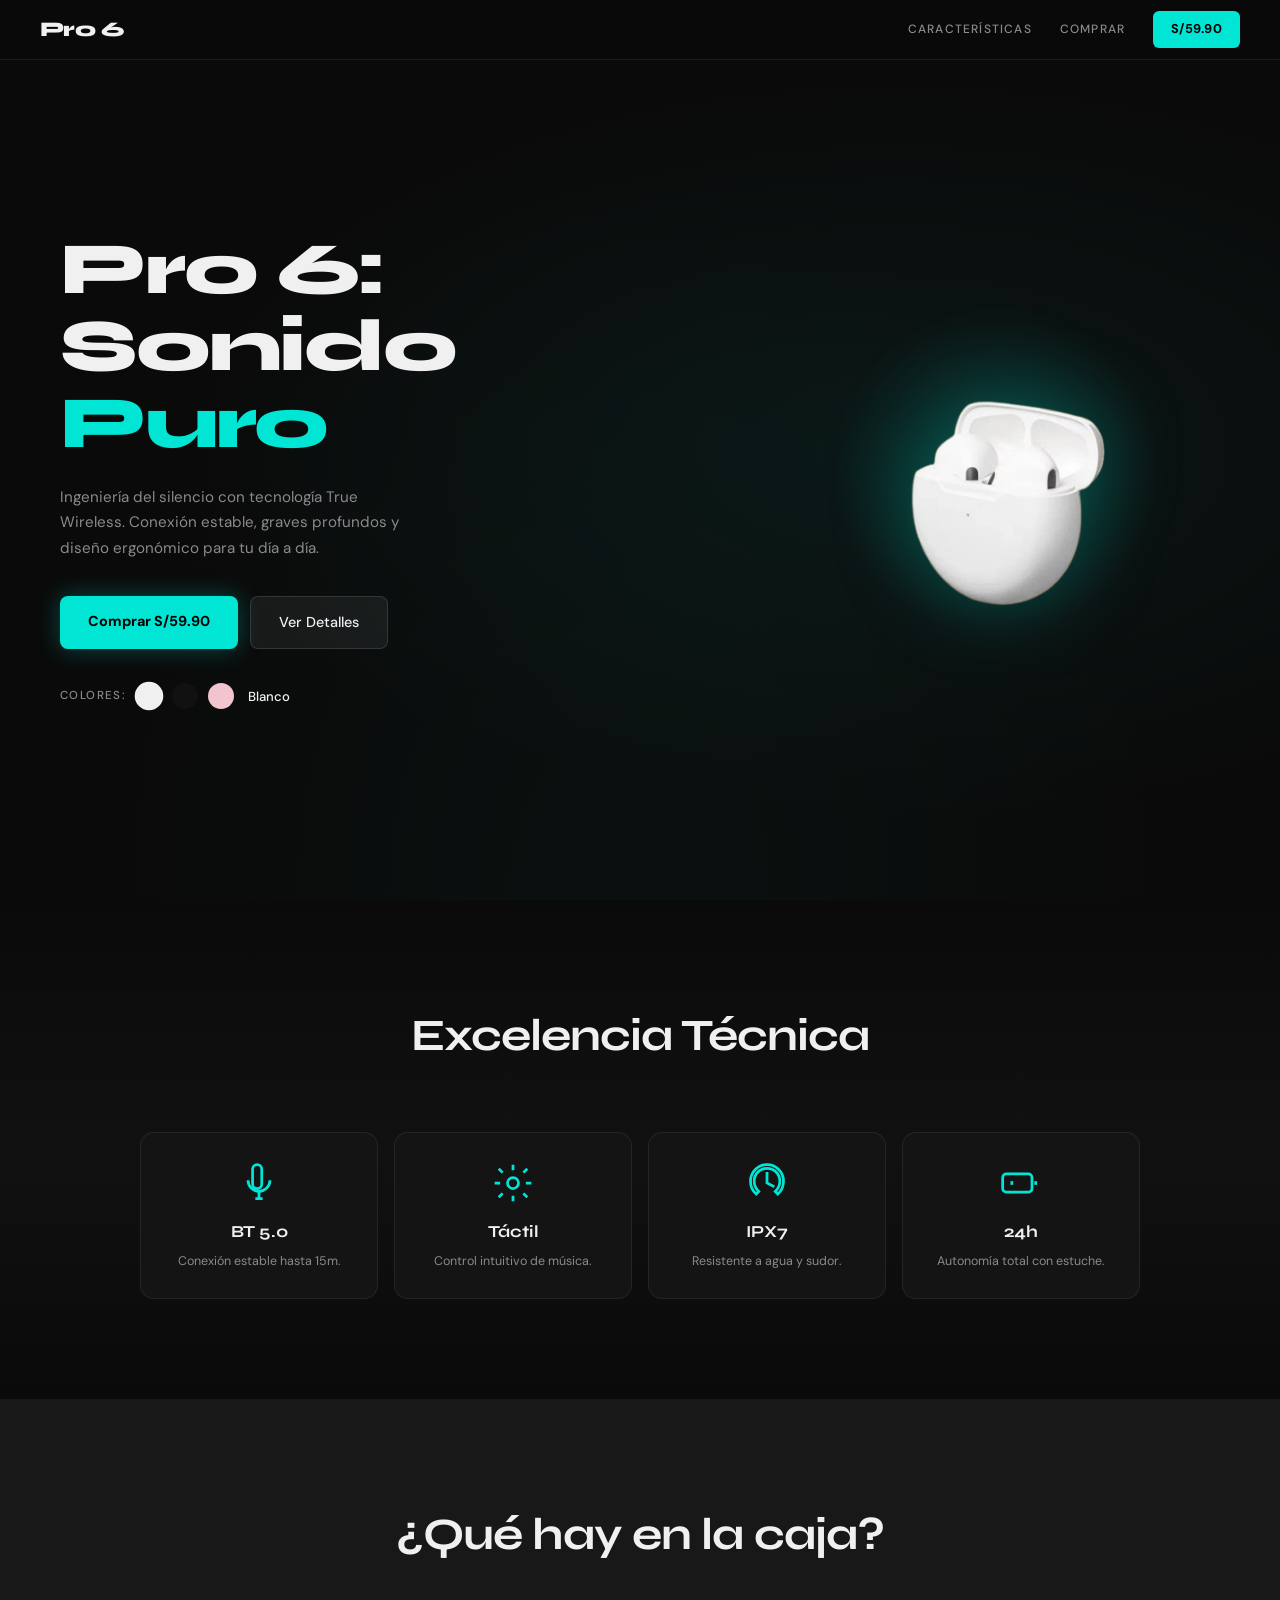
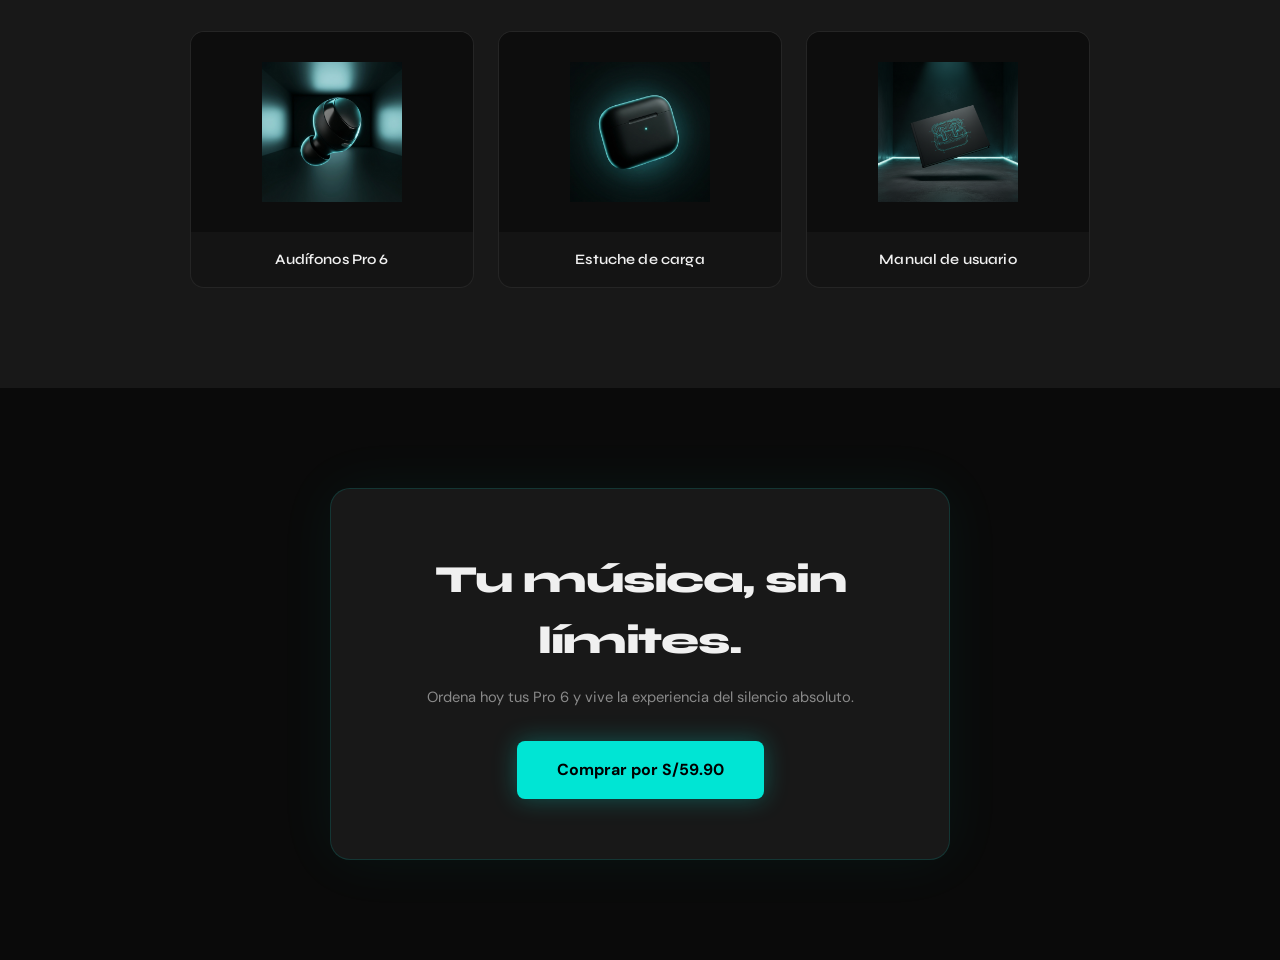
<file: index.html>
<!DOCTYPE html>
<html lang="es">
<head>
  <meta charset="UTF-8" />
  <meta name="viewport" content="width=device-width, initial-scale=1.0" />
  <title>Pro 6 – Sonido Puro</title>
  <link rel="stylesheet" href="css/styles.css" />
  <link href="https://fonts.googleapis.com/css2?family=Syne:wght@400;600;700;800&family=DM+Sans:wght@300;400;500&display=swap" rel="stylesheet" />
</head>
<body>

  <!-- NAV -->
  <nav class="navbar" id="navbar">
    <div class="nav-logo">Pro 6</div>
    <div class="nav-links">
      <a href="#caracteristicas">CARACTERÍSTICAS</a>
      <a href="checkout.html">COMPRAR</a>
      <a href="checkout.html" class="btn-nav">S/59.90</a>
    </div>
    <button class="hamburger" id="hamburger" aria-label="Menú">
      <span></span><span></span><span></span>
    </button>
    <div class="mobile-menu" id="mobile-menu">
      <a href="#caracteristicas">CARACTERÍSTICAS</a>
      <a href="checkout.html">COMPRAR</a>
      <a href="checkout.html" class="btn-nav">S/59.90</a>
    </div>
  </nav>

  <!-- HERO -->
  <section class="hero" id="hero">
    <div class="hero-content">
      <h1 class="hero-title">
        <span class="line">Pro 6: Sonido</span>
        <span class="line">Puro</span>
      </h1>
      <p class="hero-desc">Ingeniería del silencio con tecnología True Wireless. Conexión estable, graves profundos y diseño ergonómico para tu día a día.</p>
      <div class="hero-btns">
        <a href="checkout.html" class="btn-primary">Comprar S/59.90</a>
        <a href="#caracteristicas" class="btn-secondary">Ver Detalles</a>
      </div>
      <div class="color-selector">
        <span class="color-label">COLORES:</span>
        <button class="color-dot white active" data-color="white" data-name="Blanco" aria-label="Audífonos blancos"></button>
        <button class="color-dot black" data-color="black" data-name="Negro" aria-label="Audífonos negros"></button>
        <button class="color-dot pink" data-color="pink" data-name="Rosa" aria-label="Audífonos rosas"></button>
        <span class="color-name" id="colorName">Blanco</span>
      </div>
    </div>
    <div class="hero-image-wrap">
      <div class="hero-glow"></div>
      <img src="img/AudifonosBlancos_sinFondo.png" alt="Audífonos blancos Pro 6" class="hero-img" id="heroImg" />
    </div>
  </section>

  <!-- TECH SPECS -->
  <section class="specs" id="caracteristicas">
    <h2 class="section-title">Excelencia Técnica</h2>
    <div class="specs-grid">
      <div class="spec-card">
        <div class="spec-icon">
          <svg viewBox="0 0 24 24" fill="none" stroke="currentColor" stroke-width="1.5"><path d="M8.5 4.5a2.5 2.5 0 1 1 5 0v8a2.5 2.5 0 1 1-5 0v-8z"/><path d="M6 10.5a6 6 0 0 0 12 0"/><path d="M12 16.5v4m-2 0h4"/></svg>
        </div>
        <h3>BT 5.0</h3>
        <p>Conexión estable hasta 15m.</p>
      </div>
      <div class="spec-card">
        <div class="spec-icon">
          <svg viewBox="0 0 24 24" fill="none" stroke="currentColor" stroke-width="1.5"><circle cx="12" cy="12" r="3"/><path d="M12 2v3M12 19v3M4.22 4.22l2.12 2.12M17.66 17.66l2.12 2.12M2 12h3M19 12h3M4.22 19.78l2.12-2.12M17.66 6.34l2.12-2.12"/></svg>
        </div>
        <h3>Táctil</h3>
        <p>Control intuitivo de música.</p>
      </div>
      <div class="spec-card">
        <div class="spec-icon">
          <svg viewBox="0 0 24 24" fill="none" stroke="currentColor" stroke-width="1.5"><path d="M12 2C7 2 3 6 3 11c0 2.8 1.2 5.3 3.1 7l1.4-1.4C5.9 15.1 5 13.1 5 11c0-3.9 3.1-7 7-7s7 3.1 7 7c0 2.1-.9 4.1-2.5 5.6L17.9 18C19.8 16.3 21 13.8 21 11c0-5-4-9-9-9z"/><path d="M12 6v6l4 2"/></svg>
        </div>
        <h3>IPX7</h3>
        <p>Resistente a agua y sudor.</p>
      </div>
      <div class="spec-card">
        <div class="spec-icon">
          <svg viewBox="0 0 24 24" fill="none" stroke="currentColor" stroke-width="1.5"><rect x="2" y="7" width="16" height="10" rx="2"/><path d="M20 11v2"/><path d="M7 11v2"/></svg>
        </div>
        <h3>24h</h3>
        <p>Autonomía total con estuche.</p>
      </div>
    </div>
  </section>

  <!-- IN THE BOX -->
  <section class="inbox">
    <h2 class="section-title">¿Qué hay en la caja?</h2>
    <div class="inbox-grid">
      <div class="inbox-card">
        <div class="inbox-img-wrap">
          <img src="img/Audifono_contenido.png" alt="Audífonos Pro 6" />
        </div>
        <p>Audífonos Pro 6</p>
      </div>
      <div class="inbox-card">
        <div class="inbox-img-wrap">
          <img src="img/Caja_contenido.png" alt="Estuche de carga" />
        </div>
        <p>Estuche de carga</p>
      </div>
      <div class="inbox-card">
        <div class="inbox-img-wrap">
          <img src="img/Manual_contenido.png" alt="Manual de usuario" />
        </div>
        <p>Manual de usuario</p>
      </div>
    </div>
  </section>

  <!-- CTA -->
  <section class="cta">
    <div class="cta-box">
      <h2>Tu música, sin límites.</h2>
      <p>Ordena hoy tus Pro 6 y vive la experiencia del silencio absoluto.</p>
      <a href="checkout.html" class="btn-primary btn-cta">Comprar por S/59.90</a>
    </div>
  </section>

  <!-- TOAST -->
  <div class="toast" id="toast">¡Agregado al carrito! 🎧</div>

  <script src="js/script.js"></script>
</body>
</html>
</file>
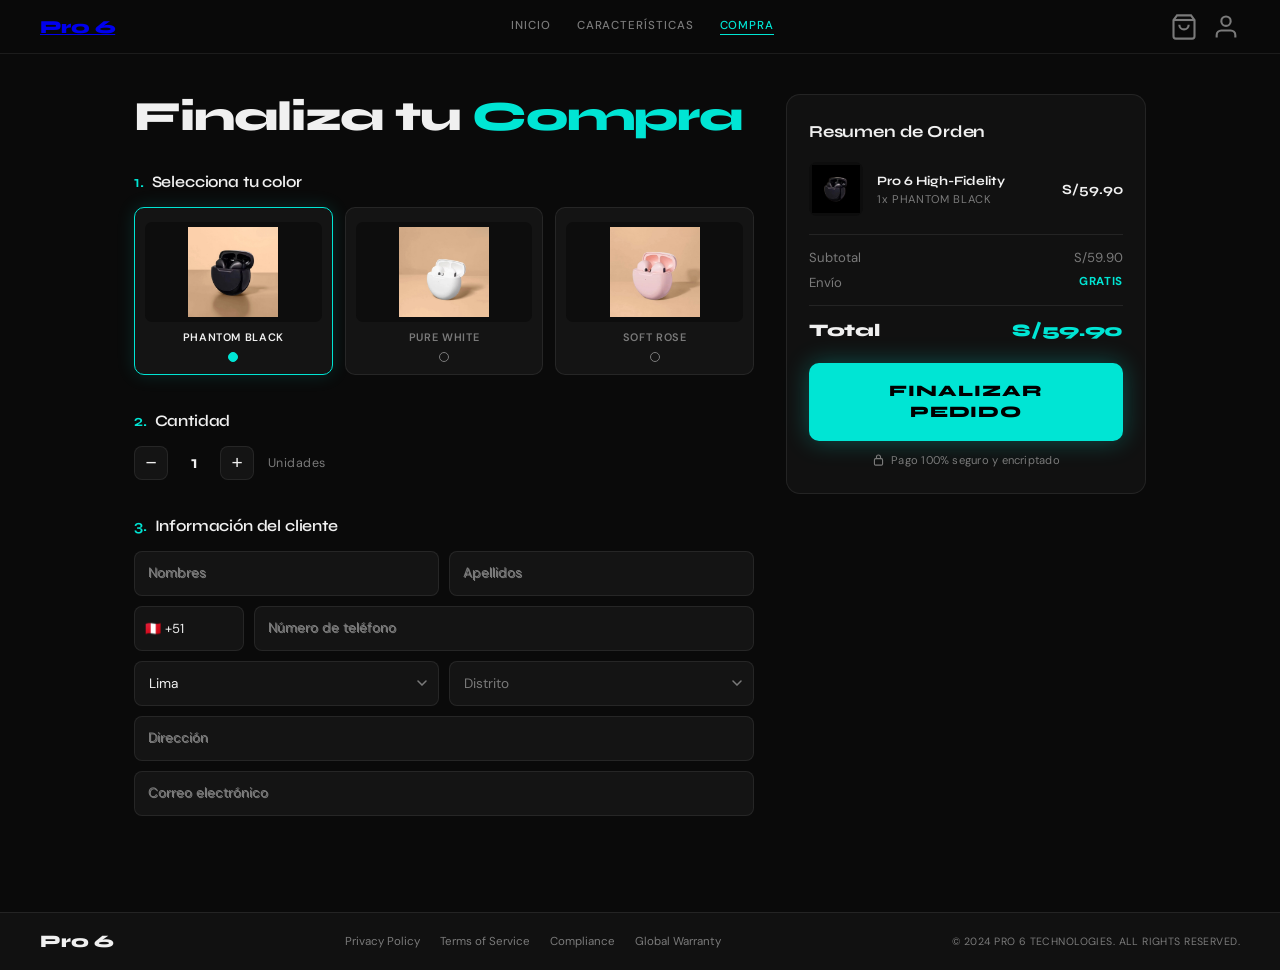
<file: checkout.html>
<!DOCTYPE html>
<html lang="es">
<head>
  <meta charset="UTF-8"/>
  <meta name="viewport" content="width=device-width, initial-scale=1.0"/>
  <title>Pro 6 – Finaliza tu Compra</title>
  <link href="https://fonts.googleapis.com/css2?family=Syne:wght@400;600;700;800&family=DM+Sans:wght@300;400;500&display=swap" rel="stylesheet"/>
  <link rel="stylesheet" href="css/checkout.css"/>
</head>
<body>

<!-- NAV -->
<nav class="navbar">
  <div class="nav-logo"><a href="index.html">Pro 6</a></div>
  <div class="nav-links">
    <a href="index.html">INICIO</a>
    <a href="index.html#caracteristicas">CARACTERÍSTICAS</a>
    <a href="checkout.html" class="nav-preorder">COMPRA</a>
  </div>
  <div class="nav-icons">
    <button class="icon-btn" aria-label="Carrito">
      <svg viewBox="0 0 24 24" fill="none" stroke="currentColor" stroke-width="1.8"><path d="M6 2L3 6v14a2 2 0 002 2h14a2 2 0 002-2V6l-3-4z"/><line x1="3" y1="6" x2="21" y2="6"/><path d="M16 10a4 4 0 01-8 0"/></svg>
    </button>
    <button class="icon-btn" aria-label="Cuenta">
      <svg viewBox="0 0 24 24" fill="none" stroke="currentColor" stroke-width="1.8"><path d="M20 21v-2a4 4 0 00-4-4H8a4 4 0 00-4 4v2"/><circle cx="12" cy="7" r="4"/></svg>
    </button>
  </div>
</nav>

<!-- MAIN -->
<main class="checkout-wrapper">

  <!-- LEFT COLUMN -->
  <section class="checkout-form-col">
    <h1 class="checkout-title">Finaliza tu <span>Compra</span></h1>

    <!-- STEP 1: COLOR -->
    <div class="step">
      <h2 class="step-title"><span class="step-num">1.</span> Selecciona tu color</h2>
      <div class="color-grid" id="colorGrid">
        <label class="color-card active" data-color="black" data-label="Phantom Black" data-price="59.90">
          <input type="radio" name="color" value="black" checked hidden/>
          <div class="color-img-wrap">
            <img src="img/AudifonosNegros_conFondo.png" alt="Audífonos negros"/>
          </div>
          <span class="color-card-name">Phantom Black</span>
          <div class="color-radio-dot"></div>
        </label>
        <label class="color-card" data-color="white" data-label="Pure White" data-price="59.90">
          <input type="radio" name="color" value="white" hidden/>
          <div class="color-img-wrap">
            <img src="img/AudifonosBlancos_conFondo.png" alt="Audífonos blancos"/>
          </div>
          <span class="color-card-name">Pure White</span>
          <div class="color-radio-dot"></div>
        </label>
        <label class="color-card" data-color="pink" data-label="Soft Rose" data-price="59.90">
          <input type="radio" name="color" value="pink" hidden/>
          <div class="color-img-wrap">
            <img src="img/AudifonosRosas_conFondo.png" alt="Audífonos rosas"/>
          </div>
          <span class="color-card-name">Soft Rose</span>
          <div class="color-radio-dot"></div>
        </label>
      </div>
    </div>

    <!-- STEP 2: CANTIDAD -->
    <div class="step">
      <h2 class="step-title"><span class="step-num">2.</span> Cantidad</h2>
      <div class="qty-row">
        <button class="qty-btn" id="qtyMinus" aria-label="Disminuir">−</button>
        <span class="qty-val" id="qtyVal">1</span>
        <button class="qty-btn" id="qtyPlus" aria-label="Aumentar">+</button>
        <span class="qty-unit">Unidades</span>
      </div>
    </div>

    <!-- STEP 3: DATOS -->
    <div class="step">
      <h2 class="step-title"><span class="step-num">3.</span> Información del cliente</h2>
      <form class="form-grid" id="checkoutForm" novalidate>

        <div class="form-row two-col">
          <div class="field-wrap">
            <input type="text" id="nombres" placeholder="Nombres" autocomplete="given-name" required/>
            <label for="nombres">Nombres</label>
          </div>
          <div class="field-wrap">
            <input type="text" id="apellidos" placeholder="Apellidos" autocomplete="family-name" required/>
            <label for="apellidos">Apellidos</label>
          </div>
        </div>

        <div class="form-row phone-row">
          <div class="field-wrap phone-prefix">
            <select id="prefix" aria-label="Código de país">
              <option value="+51">🇵🇪 +51</option>
              <option value="+1">🇺🇸 +1</option>
              <option value="+57">🇨🇴 +57</option>
              <option value="+56">🇨🇱 +56</option>
              <option value="+54">🇦🇷 +54</option>
              <option value="+52">🇲🇽 +52</option>
              <option value="+34">🇪🇸 +34</option>
            </select>
          </div>
          <div class="field-wrap phone-num">
            <input type="tel" id="telefono" placeholder="Número de teléfono" autocomplete="tel" required pattern="[0-9]{7,15}"/>
            <label for="telefono">Número de teléfono</label>
          </div>
        </div>

        <div class="form-row two-col">
          <div class="field-wrap select-wrap">
            <select id="departamento" required>
              <option value="" disabled selected>Departamento</option>
              <option value="Lima">Lima</option>
            </select>
            <svg class="select-arrow" viewBox="0 0 10 6"><path d="M1 1l4 4 4-4" stroke="currentColor" stroke-width="1.5" fill="none" stroke-linecap="round"/></svg>
          </div>
          <div class="field-wrap select-wrap">
            <select id="distrito" required>
              <option value="" disabled selected>Distrito</option>
              <option value="Ate">Ate</option>
<option value="Barranco">Barranco</option>
<option value="Breña">Breña</option>
<option value="Carabayllo">Carabayllo</option>
<option value="Cercado de Lima">Cercado de Lima</option>
<option value="Chaclacayo">Chaclacayo</option>
<option value="Chorrillos">Chorrillos</option>
<option value="Cieneguilla">Cieneguilla</option>
<option value="Comas">Comas</option>
<option value="El Agustino">El Agustino</option>
<option value="Independencia">Independencia</option>
<option value="Jesús María">Jesús María</option>
<option value="La Molina">La Molina</option>
<option value="La Victoria">La Victoria</option>
<option value="Lince">Lince</option>
<option value="Los Olivos">Los Olivos</option>
<option value="Lurigancho">Lurigancho</option>
<option value="Lurín">Lurín</option>
<option value="Magdalena del Mar">Magdalena del Mar</option>
<option value="Miraflores">Miraflores</option>
<option value="Pachacámac">Pachacámac</option>
<option value="Pucusana">Pucusana</option>
<option value="Pueblo Libre">Pueblo Libre</option>
<option value="Puente Piedra">Puente Piedra</option>
<option value="Punta Hermosa">Punta Hermosa</option>
<option value="Punta Negra">Punta Negra</option>
<option value="Rímac">Rímac</option>
<option value="San Bartolo">San Bartolo</option>
<option value="San Borja">San Borja</option>
<option value="San Isidro">San Isidro</option>
<option value="San Juan de Lurigancho">San Juan de Lurigancho</option>
<option value="San Juan de Miraflores">San Juan de Miraflores</option>
<option value="San Luis">San Luis</option>
<option value="San Martín de Porres">San Martín de Porres</option>
<option value="San Miguel">San Miguel</option>
<option value="Santa Anita">Santa Anita</option>
<option value="Santa María del Mar">Santa María del Mar</option>
<option value="Santa Rosa">Santa Rosa</option>
<option value="Santiago de Surco">Santiago de Surco</option>
<option value="Surquillo">Surquillo</option>
<option value="Villa El Salvador">Villa El Salvador</option>
<option value="Villa María del Triunfo">Villa María del Triunfo</option>
            </select>
            <svg class="select-arrow" viewBox="0 0 10 6"><path d="M1 1l4 4 4-4" stroke="currentColor" stroke-width="1.5" fill="none" stroke-linecap="round"/></svg>
          </div>
        </div>

        <div class="form-row">
          <div class="field-wrap">
            <input type="text" id="direccion" placeholder="Dirección" autocomplete="street-address" required/>
            <label for="direccion">Dirección</label>
          </div>
        </div>

        <div class="form-row">
          <div class="field-wrap">
            <input type="email" id="email" placeholder="Correo electrónico" autocomplete="email" required/>
            <label for="email">Correo electrónico</label>
          </div>
        </div>

      </form>
    </div>
  </section>

  <!-- RIGHT COLUMN: RESUMEN -->
  <aside class="order-summary" id="orderSummary">
    <h2 class="summary-title">Resumen de Orden</h2>
    <div class="summary-product">
      <div class="summary-product-img">
        <img src="[data-uri]" alt="Pro 6" id="summaryImg"/>
      </div>
      <div class="summary-product-info">
        <p class="summary-product-name">Pro 6 High-Fidelity</p>
        <p class="summary-product-variant" id="summaryVariant">1x PHANTOM BLACK</p>
      </div>
      <div class="summary-product-price" id="summaryItemPrice">S/59.90</div>
    </div>
    <div class="summary-divider"></div>
    <div class="summary-row">
      <span>Subtotal</span>
      <span id="subtotal">S/59.90</span>
    </div>
    <div class="summary-row">
      <span>Envío</span>
      <span class="free-label">GRATIS</span>
    </div>
    <div class="summary-divider"></div>
    <div class="summary-total">
      <span>Total</span>
      <span id="totalPrice">S/59.90</span>
    </div>

    <button class="btn-finalizar" id="btnFinalizar" type="button">
      <span>FINALIZAR<br/>PEDIDO</span>
    </button>
    <p class="secure-label">
      <svg viewBox="0 0 16 16" fill="none" stroke="currentColor" stroke-width="1.4"><rect x="3" y="7" width="10" height="8" rx="1.5"/><path d="M5.5 7V5a2.5 2.5 0 015 0v2"/></svg>
      Pago 100% seguro y encriptado
    </p>
  </aside>

</main>

<!-- FOOTER -->
<footer class="footer">
  <div class="footer-logo">Pro 6</div>
  <div class="footer-links">
    <a href="#">Privacy Policy</a>
    <a href="#">Terms of Service</a>
    <a href="#">Compliance</a>
    <a href="#">Global Warranty</a>
  </div>
  <p class="footer-copy">© 2024 PRO 6 TECHNOLOGIES. ALL RIGHTS RESERVED.</p>
</footer>

<!-- MODAL ÉXITO -->
<div class="modal-overlay" id="modalOverlay">
  <div class="modal-box">
    <div class="modal-icon">✓</div>
    <h3>¡Pedido Confirmado!</h3>
    <p>Gracias por tu compra. Te enviaremos la confirmación a tu correo.</p>
    <button class="btn-finalizar" id="modalClose" style="margin-top:20px;width:100%">Cerrar</button>
  </div>
</div>

<script src="js/checkout.js"></script>
</body>
</html>
</file>
<file: css/styles.css>
/* ===========================
   PRO 6 – LANDING PAGE STYLES
   =========================== */

@import url('https://fonts.googleapis.com/css2?family=Syne:wght@400;600;700;800&family=DM+Sans:wght@300;400;500&display=swap');

:root {
  --bg: #0a0a0a;
  --bg2: #111111;
  --bg3: #181818;
  --cyan: #00e5d4;
  --cyan-dark: #00b8aa;
  --white: #f0f0f0;
  --gray: #8a8a8a;
  --card-bg: #141414;
  --card-border: rgba(255,255,255,0.07);
  --font-display: 'Syne', sans-serif;
  --font-body: 'DM Sans', sans-serif;
  --radius: 14px;
  --transition: 0.35s cubic-bezier(0.4, 0, 0.2, 1);
}

*, *::before, *::after { box-sizing: border-box; margin: 0; padding: 0; }

html { scroll-behavior: smooth; }

body {
  background: var(--bg);
  color: var(--white);
  font-family: var(--font-body);
  overflow-x: hidden;
  line-height: 1.6;
}

/* ---- SCROLLBAR ---- */
::-webkit-scrollbar { width: 5px; }
::-webkit-scrollbar-track { background: var(--bg); }
::-webkit-scrollbar-thumb { background: var(--cyan-dark); border-radius: 10px; }

/* ========================
   NAVBAR
   ======================== */
.navbar {
  position: fixed;
  top: 0; left: 0; right: 0;
  z-index: 100;
  display: flex;
  align-items: center;
  justify-content: space-between;
  padding: 0 40px;
  height: 60px;
  background: rgba(10,10,10,0.85);
  backdrop-filter: blur(18px);
  border-bottom: 1px solid var(--card-border);
  transition: background var(--transition);
}

.navbar.scrolled {
  background: rgba(10,10,10,0.97);
  box-shadow: 0 4px 30px rgba(0,0,0,0.6);
}

.nav-logo {
  font-family: var(--font-display);
  font-size: 1.3rem;
  font-weight: 800;
  letter-spacing: -0.03em;
  color: var(--white);
}

.nav-links {
  display: flex;
  align-items: center;
  gap: 28px;
}

.nav-links a {
  text-decoration: none;
  font-size: 0.75rem;
  font-weight: 500;
  letter-spacing: 0.1em;
  color: var(--gray);
  transition: color var(--transition);
}

.nav-links a:hover { color: var(--white); }

.btn-nav {
  background: var(--cyan);
  color: #000 !important;
  font-weight: 700 !important;
  padding: 8px 18px;
  border-radius: 6px;
  font-size: 0.8rem !important;
  letter-spacing: 0.02em !important;
  transition: background var(--transition), transform var(--transition) !important;
}

.btn-nav:hover {
  background: var(--white) !important;
  transform: translateY(-1px);
}

/* Hamburger */
.hamburger {
  display: none;
  flex-direction: column;
  gap: 5px;
  background: none;
  border: none;
  cursor: pointer;
  padding: 6px;
  z-index: 101;
}

.hamburger span {
  display: block;
  width: 24px;
  height: 2px;
  background: var(--white);
  border-radius: 2px;
  transition: var(--transition);
}

.hamburger.open span:nth-child(1) { transform: translateY(7px) rotate(45deg); }
.hamburger.open span:nth-child(2) { opacity: 0; }
.hamburger.open span:nth-child(3) { transform: translateY(-7px) rotate(-45deg); }

.mobile-menu {
  display: none;
  position: fixed;
  top: 60px; left: 0; right: 0;
  background: rgba(10,10,10,0.97);
  border-bottom: 1px solid var(--card-border);
  flex-direction: column;
  padding: 20px 40px 28px;
  gap: 16px;
  z-index: 99;
  transform: translateY(-10px);
  opacity: 0;
  transition: transform 0.3s ease, opacity 0.3s ease;
}

.mobile-menu.open {
  display: flex;
  transform: translateY(0);
  opacity: 1;
}

.mobile-menu a {
  text-decoration: none;
  font-size: 0.85rem;
  font-weight: 500;
  letter-spacing: 0.08em;
  color: var(--gray);
  transition: color var(--transition);
}

.mobile-menu a:hover { color: var(--white); }

.mobile-menu .btn-nav {
  display: inline-block;
  text-align: center;
  width: fit-content;
  padding: 10px 24px;
}

/* ========================
   HERO
   ======================== */
.hero {
  min-height: 100vh;
  display: flex;
  align-items: center;
  justify-content: space-between;
  padding: 100px 60px 60px;
  position: relative;
  overflow: hidden;
  background: radial-gradient(ellipse 80% 60% at 70% 50%, rgba(0,229,212,0.06) 0%, transparent 70%), var(--bg);
}

.hero::before {
  content: '';
  position: absolute;
  inset: 0;
  background: radial-gradient(ellipse at 50% 100%, rgba(0,229,212,0.03) 0%, transparent 60%);
  pointer-events: none;
}

.hero-content {
  max-width: 480px;
  z-index: 2;
  opacity: 0;
  transform: translateY(30px);
  animation: fadeUp 0.9s 0.2s cubic-bezier(0.4, 0, 0.2, 1) forwards;
}

.hero-title {
  font-family: var(--font-display);
  font-size: clamp(2.8rem, 6vw, 4.6rem);
  font-weight: 800;
  line-height: 1.05;
  letter-spacing: -0.03em;
  margin-bottom: 22px;
  color: var(--white);
}

.hero-title .line {
  display: block;
  overflow: hidden;
}

.hero-title .line:nth-child(2) {
  color: var(--cyan);
}

.hero-desc {
  font-size: 0.95rem;
  color: var(--gray);
  line-height: 1.7;
  max-width: 360px;
  margin-bottom: 34px;
}

.hero-btns {
  display: flex;
  flex-wrap: wrap;
  gap: 12px;
  margin-bottom: 34px;
}

.btn-primary {
  background: var(--cyan);
  color: #000;
  font-family: var(--font-body);
  font-weight: 700;
  font-size: 0.9rem;
  padding: 14px 28px;
  border: none;
  border-radius: 8px;
  cursor: pointer;
  text-decoration: none;
  display: inline-block;
  transition: background var(--transition), transform var(--transition), box-shadow var(--transition);
  box-shadow: 0 0 24px rgba(0,229,212,0.3);
}

.btn-primary:hover {
  background: var(--white);
  transform: translateY(-2px);
  box-shadow: 0 0 40px rgba(0,229,212,0.5);
}

.btn-primary:active { transform: scale(0.97); }

.btn-secondary {
  background: rgba(255,255,255,0.06);
  color: var(--white);
  font-family: var(--font-body);
  font-weight: 500;
  font-size: 0.9rem;
  padding: 14px 28px;
  border: 1px solid rgba(255,255,255,0.12);
  border-radius: 8px;
  cursor: pointer;
  text-decoration: none;
  display: inline-block;
  transition: background var(--transition), border-color var(--transition), transform var(--transition);
}

.btn-secondary:hover {
  background: rgba(255,255,255,0.1);
  border-color: rgba(255,255,255,0.25);
  transform: translateY(-2px);
}

/* Color selector */
.color-selector {
  display: flex;
  align-items: center;
  gap: 10px;
  flex-wrap: wrap;
}

.color-label {
  font-size: 0.72rem;
  letter-spacing: 0.12em;
  color: var(--gray);
  font-weight: 500;
}

.color-dot {
  width: 26px;
  height: 26px;
  border-radius: 50%;
  border: 2px solid transparent;
  cursor: pointer;
  transition: transform var(--transition), border-color var(--transition);
  position: relative;
}

.color-dot:hover { transform: scale(1.15); }

.color-dot.active {
  border-color: var(--white);
  transform: scale(1.1);
}

.color-dot.white { background: #f0f0f0; }
.color-dot.rose { background: #e8a8b0; }
.color-dot.black { background: #111; }
.color-dot.pink { background: #f2c4ce; }

.color-name {
  font-size: 0.82rem;
  color: var(--white);
  font-weight: 500;
  margin-left: 4px;
}

/* Hero image */
.hero-image-wrap {
  position: relative;
  z-index: 2;
  flex: 0 0 auto;
  opacity: 0;
  animation: fadeIn 1.1s 0.5s ease forwards;
}

.hero-glow {
  position: absolute;
  top: 50%; left: 50%;
  transform: translate(-50%, -50%);
  width: 340px;
  height: 340px;
  background: radial-gradient(circle, rgba(0,229,212,0.18) 0%, transparent 70%);
  border-radius: 50%;
  pointer-events: none;
  animation: pulse-glow 3s ease-in-out infinite;
}

.hero-img {
  width: clamp(260px, 35vw, 460px);
  height: auto;
  object-fit: contain;
  filter: drop-shadow(0 0 40px rgba(0,229,212,0.25));
  animation: float 4s ease-in-out infinite;
  position: relative;
  z-index: 2;
  transition: opacity 0.4s ease;
}

/* ========================
   SPECS
   ======================== */
.specs {
  padding: 100px 60px;
  background: linear-gradient(180deg, var(--bg) 0%, var(--bg2) 50%, var(--bg) 100%);
}

.section-title {
  font-family: var(--font-display);
  font-size: clamp(1.8rem, 4vw, 2.8rem);
  font-weight: 700;
  text-align: center;
  margin-bottom: 60px;
  letter-spacing: -0.02em;
}

.specs-grid {
  display: grid;
  grid-template-columns: repeat(4, 1fr);
  gap: 16px;
  max-width: 1000px;
  margin: 0 auto;
}

.spec-card {
  background: var(--card-bg);
  border: 1px solid var(--card-border);
  border-radius: var(--radius);
  padding: 28px 22px;
  text-align: center;
  transition: transform var(--transition), border-color var(--transition), box-shadow var(--transition);
  cursor: default;
  opacity: 0;
  transform: translateY(20px);
}

.spec-card.visible {
  animation: fadeUp 0.6s ease forwards;
}

.spec-card:hover {
  transform: translateY(-6px);
  border-color: rgba(0,229,212,0.3);
  box-shadow: 0 0 30px rgba(0,229,212,0.08);
}

.spec-icon {
  width: 44px;
  height: 44px;
  margin: 0 auto 14px;
  color: var(--cyan);
}

.spec-icon svg { width: 100%; height: 100%; }

.spec-card h3 {
  font-family: var(--font-display);
  font-size: 1.05rem;
  font-weight: 700;
  margin-bottom: 6px;
  letter-spacing: -0.01em;
}

.spec-card p {
  font-size: 0.78rem;
  color: var(--gray);
  line-height: 1.5;
}

/* ========================
   IN THE BOX
   ======================== */
.inbox {
  padding: 100px 60px;
  background: var(--bg3);
}

.inbox-grid {
  display: grid;
  grid-template-columns: repeat(3, 1fr);
  gap: 24px;
  max-width: 900px;
  margin: 0 auto;
}

.inbox-card {
  background: var(--card-bg);
  border: 1px solid var(--card-border);
  border-radius: var(--radius);
  overflow: hidden;
  text-align: center;
  transition: transform var(--transition), border-color var(--transition), box-shadow var(--transition);
  cursor: default;
  opacity: 0;
  transform: translateY(20px);
}

.inbox-card.visible {
  animation: fadeUp 0.6s ease forwards;
}

.inbox-card:hover {
  transform: translateY(-6px);
  border-color: rgba(0,229,212,0.25);
  box-shadow: 0 12px 40px rgba(0,0,0,0.4);
}

.inbox-img-wrap {
  background: #0d0d0d;
  padding: 28px 20px;
  display: flex;
  align-items: center;
  justify-content: center;
  height: 200px;
}

.inbox-img-wrap img {
  max-width: 100%;
  max-height: 140px;
  object-fit: contain;
  transition: transform 0.5s ease;
}

.inbox-card:hover .inbox-img-wrap img {
  transform: scale(1.06) translateY(-4px);
}

.inbox-card p {
  padding: 16px;
  font-family: var(--font-display);
  font-size: 0.9rem;
  font-weight: 600;
  letter-spacing: 0.01em;
}

/* ========================
   CTA
   ======================== */
.cta {
  padding: 100px 60px;
  background: var(--bg);
  display: flex;
  align-items: center;
  justify-content: center;
}

.cta-box {
  background: var(--bg3);
  border: 1px solid rgba(0,229,212,0.15);
  border-radius: 20px;
  padding: 60px 48px;
  text-align: center;
  max-width: 620px;
  width: 100%;
  box-shadow: 0 0 60px rgba(0,229,212,0.06);
  opacity: 0;
  transform: translateY(20px);
  transition: opacity 0.8s ease, transform 0.8s ease;
}

.cta-box.visible {
  opacity: 1;
  transform: translateY(0);
}

.cta-box h2 {
  font-family: var(--font-display);
  font-size: clamp(1.8rem, 4vw, 2.4rem);
  font-weight: 800;
  margin-bottom: 14px;
  letter-spacing: -0.03em;
}

.cta-box p {
  font-size: 0.92rem;
  color: var(--gray);
  margin-bottom: 32px;
  line-height: 1.6;
}

.btn-cta {
  font-size: 1rem;
  padding: 16px 40px;
}

/* ========================
   TOAST
   ======================== */
.toast {
  position: fixed;
  bottom: 30px;
  left: 50%;
  transform: translateX(-50%) translateY(80px);
  background: var(--cyan);
  color: #000;
  font-family: var(--font-display);
  font-weight: 700;
  font-size: 0.9rem;
  padding: 14px 28px;
  border-radius: 40px;
  z-index: 999;
  opacity: 0;
  transition: transform 0.4s cubic-bezier(0.34, 1.56, 0.64, 1), opacity 0.3s ease;
  pointer-events: none;
}

.toast.show {
  transform: translateX(-50%) translateY(0);
  opacity: 1;
}

/* ========================
   ANIMATIONS
   ======================== */
@keyframes fadeUp {
  from { opacity: 0; transform: translateY(24px); }
  to   { opacity: 1; transform: translateY(0); }
}

@keyframes fadeIn {
  from { opacity: 0; }
  to   { opacity: 1; }
}

@keyframes float {
  0%, 100% { transform: translateY(0px); }
  50%       { transform: translateY(-18px); }
}

@keyframes pulse-glow {
  0%, 100% { opacity: 0.6; transform: translate(-50%, -50%) scale(1); }
  50%       { opacity: 1; transform: translate(-50%, -50%) scale(1.12); }
}

/* Stagger delays for spec cards */
.spec-card:nth-child(1) { animation-delay: 0s; }
.spec-card:nth-child(2) { animation-delay: 0.1s; }
.spec-card:nth-child(3) { animation-delay: 0.2s; }
.spec-card:nth-child(4) { animation-delay: 0.3s; }

.inbox-card:nth-child(1) { animation-delay: 0s; }
.inbox-card:nth-child(2) { animation-delay: 0.12s; }
.inbox-card:nth-child(3) { animation-delay: 0.24s; }

/* ========================
   RESPONSIVE
   ======================== */
@media (max-width: 900px) {
  .navbar { padding: 0 24px; }
  .nav-links { display: none; }
  .hamburger { display: flex; }

  .hero {
    flex-direction: column;
    padding: 100px 28px 60px;
    text-align: center;
    gap: 40px;
  }

  .hero-content { max-width: 100%; }
  .hero-desc { max-width: 100%; margin: 0 auto 30px; }
  .hero-btns { justify-content: center; }
  .color-selector { justify-content: center; }

  .hero-image-wrap { order: -1; }
  .hero-img { width: clamp(200px, 60vw, 340px); }
  .hero-glow { width: 260px; height: 260px; }

  .specs { padding: 70px 28px; }
  .specs-grid {
    grid-template-columns: repeat(2, 1fr);
  }

  .inbox { padding: 70px 28px; }
  .inbox-grid { grid-template-columns: repeat(1, 1fr); max-width: 360px; }

  .cta { padding: 70px 24px; }
  .cta-box { padding: 40px 28px; }
}

@media (max-width: 480px) {
  .hero-title { font-size: 2.4rem; }
  .specs-grid { grid-template-columns: 1fr 1fr; gap: 12px; }
  .spec-card { padding: 20px 14px; }
  .inbox-grid { max-width: 100%; }
  .mobile-menu { padding: 20px 24px 28px; }
}
</file>
<file: css/checkout.css>
/* ===========================
   PRO 6 – CHECKOUT STYLES
   =========================== */
@import url('https://fonts.googleapis.com/css2?family=Syne:wght@400;600;700;800&family=DM+Sans:wght@300;400;500&display=swap');

:root {
  --bg: #0a0a0a;
  --bg2: #111;
  --bg3: #181818;
  --card: #141414;
  --border: rgba(255,255,255,0.08);
  --cyan: #00e5d4;
  --cyan-d: #00b8aa;
  --white: #f0f0f0;
  --gray: #7a7a7a;
  --red: #ff4d4d;
  --font-d: 'Syne', sans-serif;
  --font-b: 'DM Sans', sans-serif;
  --r: 10px;
  --t: 0.28s cubic-bezier(.4,0,.2,1);
}

*, *::before, *::after { box-sizing: border-box; margin: 0; padding: 0; }
html { scroll-behavior: smooth; }
body {
  background: var(--bg);
  color: var(--white);
  font-family: var(--font-b);
  min-height: 100vh;
  display: flex;
  flex-direction: column;
}

::-webkit-scrollbar { width: 5px; }
::-webkit-scrollbar-track { background: var(--bg); }
::-webkit-scrollbar-thumb { background: var(--cyan-d); border-radius: 10px; }

/* ---- NAVBAR ---- */
.navbar {
  display: flex;
  align-items: center;
  justify-content: space-between;
  padding: 0 40px;
  height: 54px;
  background: rgba(10,10,10,0.95);
  border-bottom: 1px solid var(--border);
  position: sticky;
  top: 0;
  z-index: 50;
  backdrop-filter: blur(16px);
}

.nav-logo {
  font-family: var(--font-d);
  font-size: 1.15rem;
  font-weight: 800;
  letter-spacing: -0.03em;
}

.nav-links {
  list-style: none;
  display: flex;
  gap: 26px;
}

.nav-links a {
  text-decoration: none;
  font-size: 0.72rem;
  font-weight: 500;
  letter-spacing: 0.08em;
  color: var(--gray);
  transition: color var(--t);
}

.nav-links a:hover { color: var(--white); }

.nav-preorder {
  color: var(--cyan) !important;
  border-bottom: 1px solid var(--cyan);
  padding-bottom: 1px;
}

.nav-icons {
  display: flex;
  gap: 14px;
}

.icon-btn {
  background: none;
  border: none;
  cursor: pointer;
  width: 28px;
  height: 28px;
  color: var(--gray);
  transition: color var(--t);
}

.icon-btn:hover { color: var(--white); }
.icon-btn svg { width: 100%; height: 100%; }

/* ---- LAYOUT ---- */
.checkout-wrapper {
  flex: 1;
  display: grid;
  grid-template-columns: 1fr 360px;
  gap: 32px;
  max-width: 1060px;
  width: 100%;
  margin: 0 auto;
  padding: 40px 24px 60px;
  align-items: start;
}

/* ---- TITLE ---- */
.checkout-title {
  font-family: var(--font-d);
  font-size: clamp(1.8rem, 4vw, 2.6rem);
  font-weight: 800;
  letter-spacing: -0.03em;
  margin-bottom: 32px;
  line-height: 1.1;
}

.checkout-title span { color: var(--cyan); }

/* ---- STEPS ---- */
.step {
  margin-bottom: 36px;
}

.step-title {
  font-family: var(--font-d);
  font-size: 1rem;
  font-weight: 600;
  margin-bottom: 16px;
  letter-spacing: -0.01em;
}

.step-num {
  color: var(--cyan);
  margin-right: 4px;
}

/* ---- COLOR GRID ---- */
.color-grid {
  display: grid;
  grid-template-columns: repeat(3, 1fr);
  gap: 12px;
}

.color-card {
  background: var(--card);
  border: 1.5px solid var(--border);
  border-radius: var(--r);
  padding: 14px 10px 12px;
  cursor: pointer;
  display: flex;
  flex-direction: column;
  align-items: center;
  gap: 8px;
  position: relative;
  transition: border-color var(--t), box-shadow var(--t), transform var(--t);
  user-select: none;
}

.color-card:hover {
  border-color: rgba(0,229,212,0.4);
  transform: translateY(-2px);
}

.color-card.active {
  border-color: var(--cyan);
  box-shadow: 0 0 18px rgba(0,229,212,0.15);
}

.color-img-wrap {
  width: 100%;
  height: 100px;
  display: flex;
  align-items: center;
  justify-content: center;
  background: #0d0d0d;
  border-radius: 7px;
  overflow: hidden;
}

.color-img-wrap img {
  max-width: 90%;
  max-height: 90px;
  object-fit: contain;
  transition: transform 0.4s ease;
}

.color-card:hover .color-img-wrap img { transform: scale(1.06); }

.color-card-name {
  font-size: 0.68rem;
  font-weight: 600;
  letter-spacing: 0.06em;
  text-transform: uppercase;
  color: var(--gray);
  transition: color var(--t);
}

.color-card.active .color-card-name { color: var(--white); }

.color-radio-dot {
  width: 10px;
  height: 10px;
  border-radius: 50%;
  border: 1.5px solid var(--gray);
  transition: border-color var(--t), background var(--t);
}

.color-card.active .color-radio-dot {
  border-color: var(--cyan);
  background: var(--cyan);
}

/* ---- QUANTITY ---- */
.qty-row {
  display: flex;
  align-items: center;
  gap: 14px;
}

.qty-btn {
  width: 34px;
  height: 34px;
  border-radius: 8px;
  background: var(--card);
  border: 1px solid var(--border);
  color: var(--white);
  font-size: 1.2rem;
  cursor: pointer;
  display: flex;
  align-items: center;
  justify-content: center;
  transition: background var(--t), border-color var(--t), transform var(--t);
  line-height: 1;
}

.qty-btn:hover {
  background: var(--bg3);
  border-color: var(--cyan);
  transform: scale(1.08);
}

.qty-btn:active { transform: scale(0.95); }

.qty-val {
  font-family: var(--font-d);
  font-size: 1.1rem;
  font-weight: 700;
  min-width: 24px;
  text-align: center;
}

.qty-unit {
  font-size: 0.78rem;
  color: var(--gray);
  letter-spacing: 0.04em;
}

/* ---- FORM ---- */
.form-grid {
  display: flex;
  flex-direction: column;
  gap: 10px;
}

.form-row { display: flex; gap: 10px; }
.form-row.two-col > * { flex: 1 1 0; }
.form-row > .field-wrap { flex: 1; }

.field-wrap {
  position: relative;
  display: flex;
  flex-direction: column;
}

.field-wrap input,
.field-wrap select {
  background: var(--card);
  border: 1px solid var(--border);
  border-radius: 8px;
  padding: 13px 14px;
  color: var(--white);
  font-family: var(--font-b);
  font-size: 0.85rem;
  outline: none;
  transition: border-color var(--t), box-shadow var(--t);
  width: 100%;
  appearance: none;
  -webkit-appearance: none;
}

.field-wrap input::placeholder { color: var(--gray); }

.field-wrap input:focus,
.field-wrap select:focus {
  border-color: var(--cyan);
  box-shadow: 0 0 0 3px rgba(0,229,212,0.1);
}

.field-wrap input.error { border-color: var(--red); }

.field-wrap label {
  position: absolute;
  left: 14px;
  top: 13px;
  font-size: 0.85rem;
  color: var(--gray);
  pointer-events: none;
  transition: top 0.2s ease, font-size 0.2s ease, color 0.2s ease;
}

.field-wrap input:not(:placeholder-shown) ~ label,
.field-wrap input:focus ~ label {
  top: -8px;
  font-size: 0.7rem;
  color: var(--cyan);
  background: var(--card);
  padding: 0 4px;
  border-radius: 3px;
}

/* Phone row */
.phone-row { align-items: stretch; }

.phone-prefix {
  flex: 0 0 110px !important;
}

.phone-prefix select {
  border-radius: 8px;
  height: 100%;
  padding: 13px 10px;
  font-size: 0.82rem;
  color: var(--white);
}

.phone-num { flex: 1 !important; }

/* Select wrap with arrow */
.select-wrap {
  position: relative;
}

.select-wrap select {
  cursor: pointer;
  color: var(--gray);
  padding-right: 32px;
}

.select-wrap select:not([value=""]):valid,
.select-wrap select.has-value {
  color: var(--white);
}

.select-arrow {
  position: absolute;
  right: 12px;
  top: 50%;
  transform: translateY(-50%);
  width: 10px;
  height: 6px;
  color: var(--gray);
  pointer-events: none;
  transition: transform var(--t), color var(--t);
}

.select-wrap select:focus ~ .select-arrow {
  color: var(--cyan);
  transform: translateY(-50%) rotate(180deg);
}

select option {
  background: #1a1a1a;
  color: var(--white);
}

/* ---- ORDER SUMMARY ---- */
.order-summary {
  background: var(--bg2);
  border: 1px solid var(--border);
  border-radius: 14px;
  padding: 26px 22px;
  position: sticky;
  top: 70px;
}

.summary-title {
  font-family: var(--font-d);
  font-size: 1.05rem;
  font-weight: 700;
  margin-bottom: 20px;
  letter-spacing: -0.01em;
}

.summary-product {
  display: flex;
  align-items: center;
  gap: 14px;
  margin-bottom: 18px;
}

.summary-product-img {
  width: 54px;
  height: 54px;
  background: #0d0d0d;
  border-radius: 8px;
  display: flex;
  align-items: center;
  justify-content: center;
  flex-shrink: 0;
  overflow: hidden;
}

.summary-product-img img {
  width: 48px;
  height: 48px;
  object-fit: contain;
}

.summary-product-info { flex: 1; }

.summary-product-name {
  font-family: var(--font-d);
  font-size: 0.8rem;
  font-weight: 700;
  margin-bottom: 3px;
}

.summary-product-variant {
  font-size: 0.7rem;
  color: var(--gray);
  letter-spacing: 0.06em;
}

.summary-product-price {
  font-family: var(--font-d);
  font-size: 0.88rem;
  font-weight: 700;
  color: var(--white);
  white-space: nowrap;
}

.summary-divider {
  height: 1px;
  background: var(--border);
  margin: 14px 0;
}

.summary-row {
  display: flex;
  justify-content: space-between;
  font-size: 0.82rem;
  color: var(--gray);
  margin-bottom: 8px;
}

.free-label {
  color: var(--cyan);
  font-weight: 700;
  font-size: 0.72rem;
  letter-spacing: 0.06em;
}

.summary-total {
  display: flex;
  justify-content: space-between;
  font-family: var(--font-d);
  font-size: 1.1rem;
  font-weight: 800;
  color: var(--white);
  margin-top: 14px;
  letter-spacing: -0.02em;
}

#totalPrice { color: var(--cyan); }

.btn-finalizar {
  display: block;
  width: 100%;
  margin-top: 22px;
  background: var(--cyan);
  color: #000;
  border: none;
  border-radius: 10px;
  padding: 18px;
  font-family: var(--font-d);
  font-size: 1rem;
  font-weight: 800;
  letter-spacing: 0.06em;
  cursor: pointer;
  text-align: center;
  line-height: 1.3;
  transition: background var(--t), transform var(--t), box-shadow var(--t);
  box-shadow: 0 0 24px rgba(0,229,212,0.3);
}

.btn-finalizar:hover {
  background: #fff;
  transform: translateY(-2px);
  box-shadow: 0 0 36px rgba(0,229,212,0.5);
}

.btn-finalizar:active { transform: scale(0.97); }

.secure-label {
  display: flex;
  align-items: center;
  justify-content: center;
  gap: 6px;
  font-size: 0.7rem;
  color: var(--gray);
  margin-top: 12px;
  letter-spacing: 0.02em;
}

.secure-label svg { width: 13px; height: 13px; flex-shrink: 0; }

/* ---- FOOTER ---- */
.footer {
  display: flex;
  align-items: center;
  justify-content: space-between;
  flex-wrap: wrap;
  gap: 12px;
  padding: 18px 40px;
  border-top: 1px solid var(--border);
  background: var(--bg2);
}

.footer-logo {
  font-family: var(--font-d);
  font-size: 1.1rem;
  font-weight: 800;
}

.footer-links {
  display: flex;
  gap: 20px;
  flex-wrap: wrap;
}

.footer-links a {
  text-decoration: none;
  font-size: 0.72rem;
  color: var(--gray);
  transition: color var(--t);
}

.footer-links a:hover { color: var(--white); }

.footer-copy {
  font-size: 0.66rem;
  color: var(--gray);
  letter-spacing: 0.04em;
}

/* ---- MODAL ---- */
.modal-overlay {
  position: fixed;
  inset: 0;
  background: rgba(0,0,0,0.8);
  backdrop-filter: blur(8px);
  z-index: 200;
  display: flex;
  align-items: center;
  justify-content: center;
  opacity: 0;
  pointer-events: none;
  transition: opacity 0.3s ease;
}

.modal-overlay.show {
  opacity: 1;
  pointer-events: all;
}

.modal-box {
  background: var(--bg3);
  border: 1px solid rgba(0,229,212,0.2);
  border-radius: 18px;
  padding: 44px 36px;
  max-width: 360px;
  width: 90%;
  text-align: center;
  transform: scale(0.92) translateY(20px);
  transition: transform 0.35s cubic-bezier(0.34,1.56,0.64,1);
  box-shadow: 0 0 60px rgba(0,229,212,0.1);
}

.modal-overlay.show .modal-box {
  transform: scale(1) translateY(0);
}

.modal-icon {
  width: 60px;
  height: 60px;
  background: var(--cyan);
  color: #000;
  border-radius: 50%;
  font-size: 1.6rem;
  font-weight: 800;
  display: flex;
  align-items: center;
  justify-content: center;
  margin: 0 auto 20px;
}

.modal-box h3 {
  font-family: var(--font-d);
  font-size: 1.4rem;
  font-weight: 800;
  margin-bottom: 10px;
  letter-spacing: -0.02em;
}

.modal-box p {
  font-size: 0.88rem;
  color: var(--gray);
  line-height: 1.6;
}

/* ---- RESPONSIVE ---- */
@media (max-width: 820px) {
  .checkout-wrapper {
    grid-template-columns: 1fr;
    padding: 28px 16px 50px;
    gap: 28px;
  }

  .order-summary {
    position: static;
    order: -1;
  }

  .navbar { padding: 0 20px; }

  .nav-links { display: none; }

  .footer { padding: 16px 20px; flex-direction: column; align-items: flex-start; }
}

@media (max-width: 480px) {
  .color-grid { grid-template-columns: repeat(3, 1fr); gap: 8px; }
  .color-img-wrap { height: 80px; }
  .form-row.two-col { flex-direction: column; }
  .phone-prefix { flex: 0 0 100px !important; }
}
</file>
